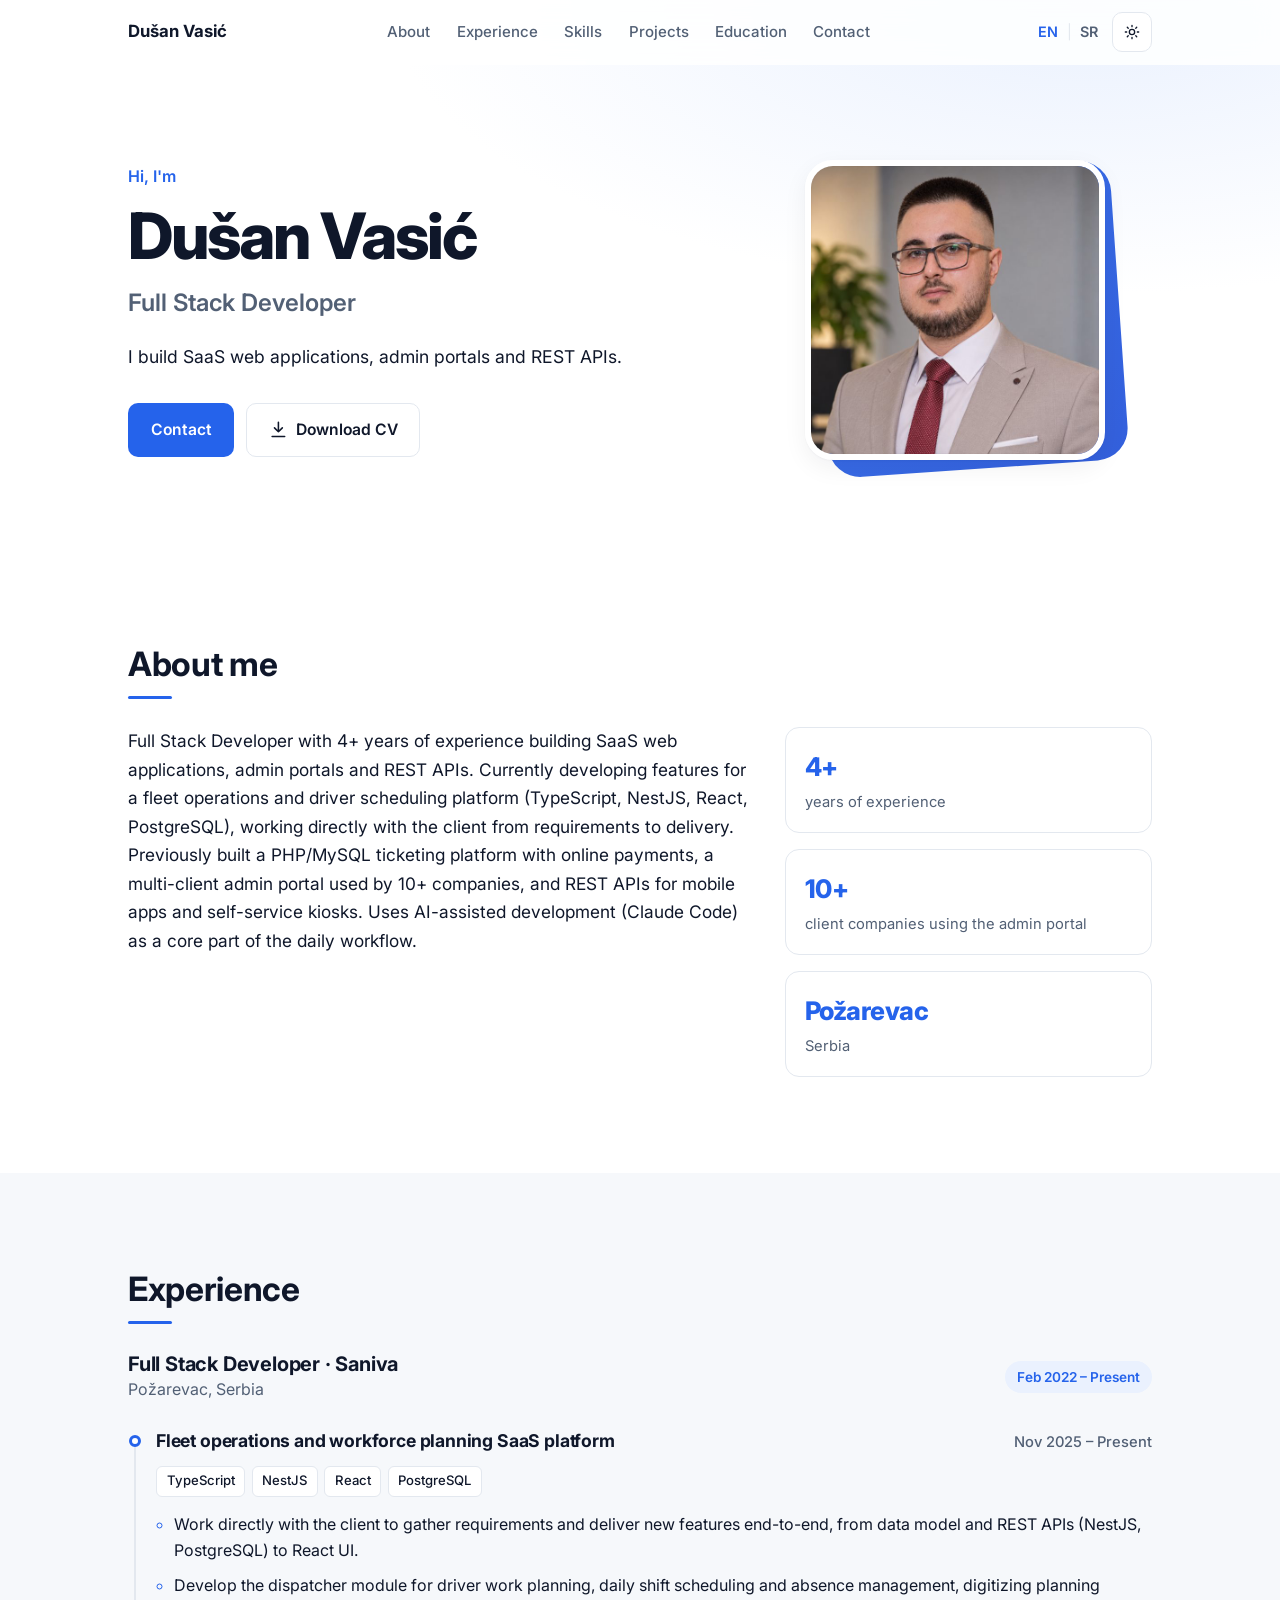
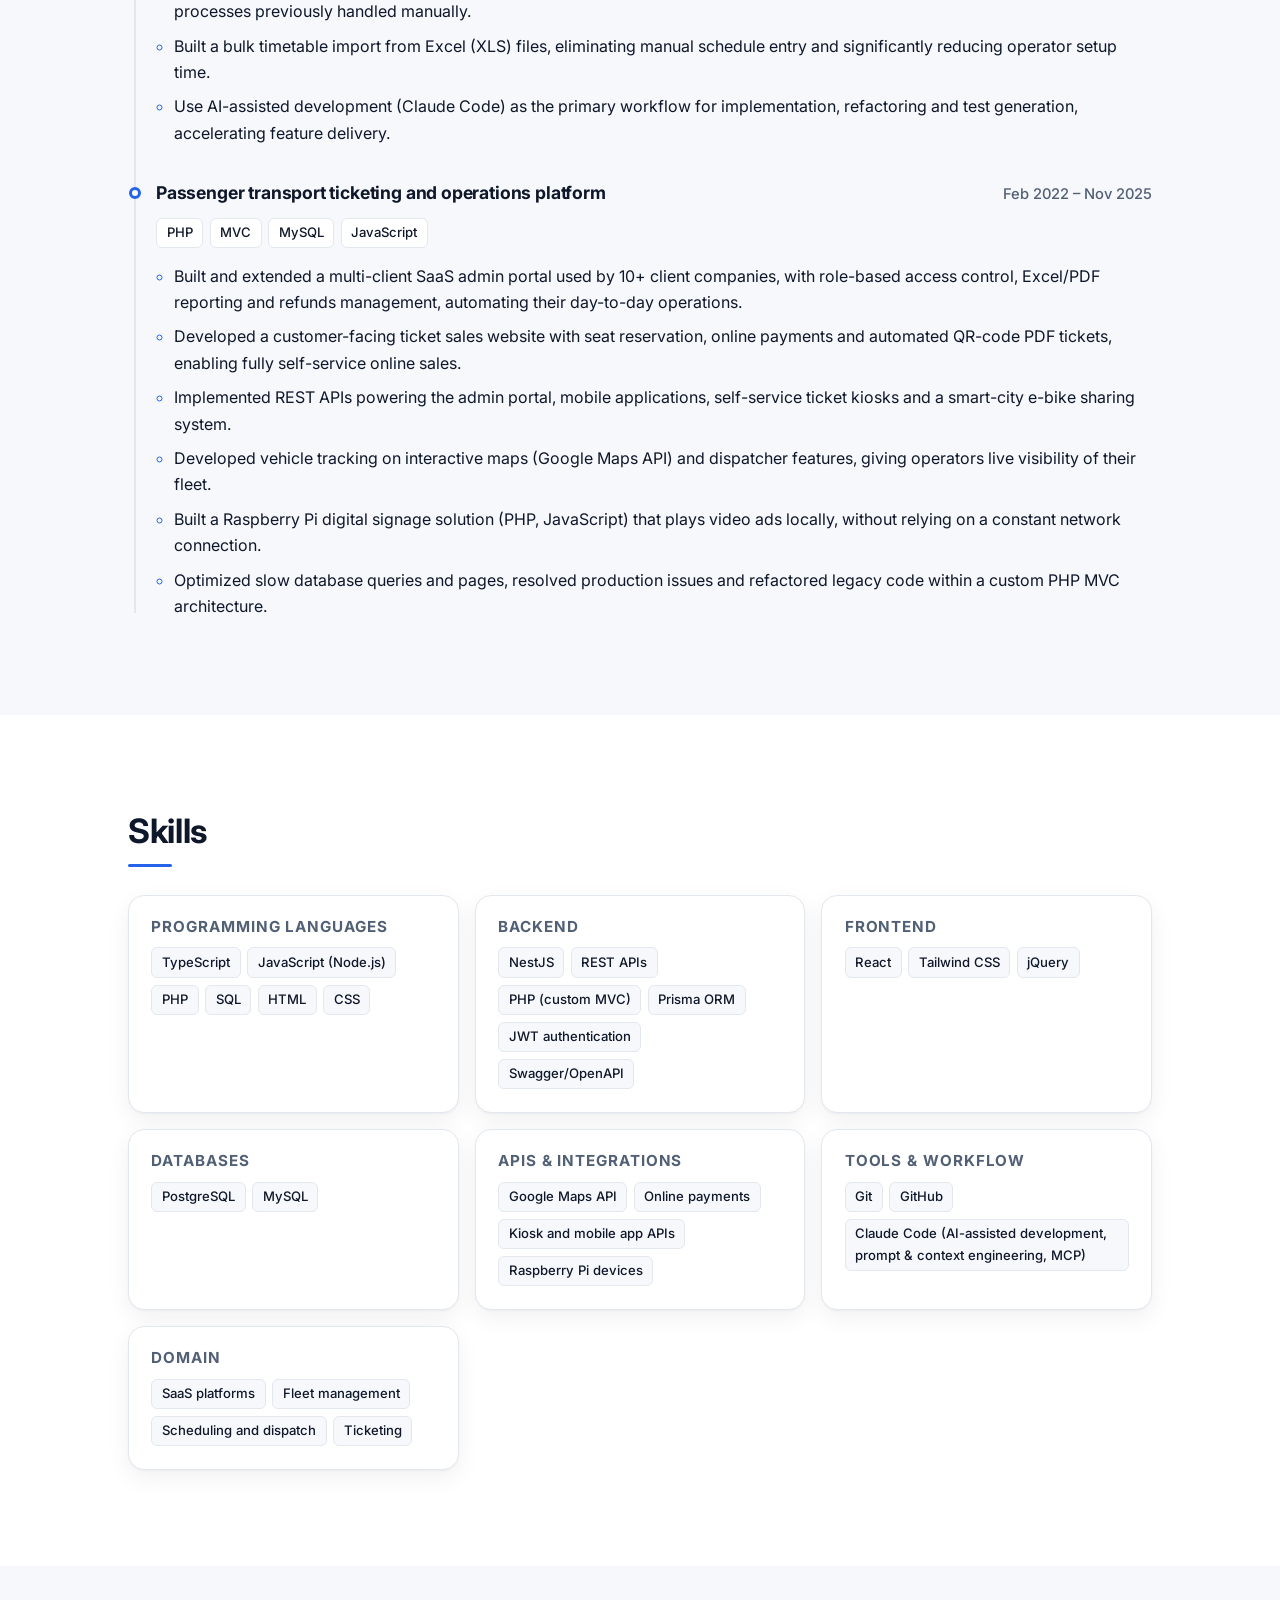
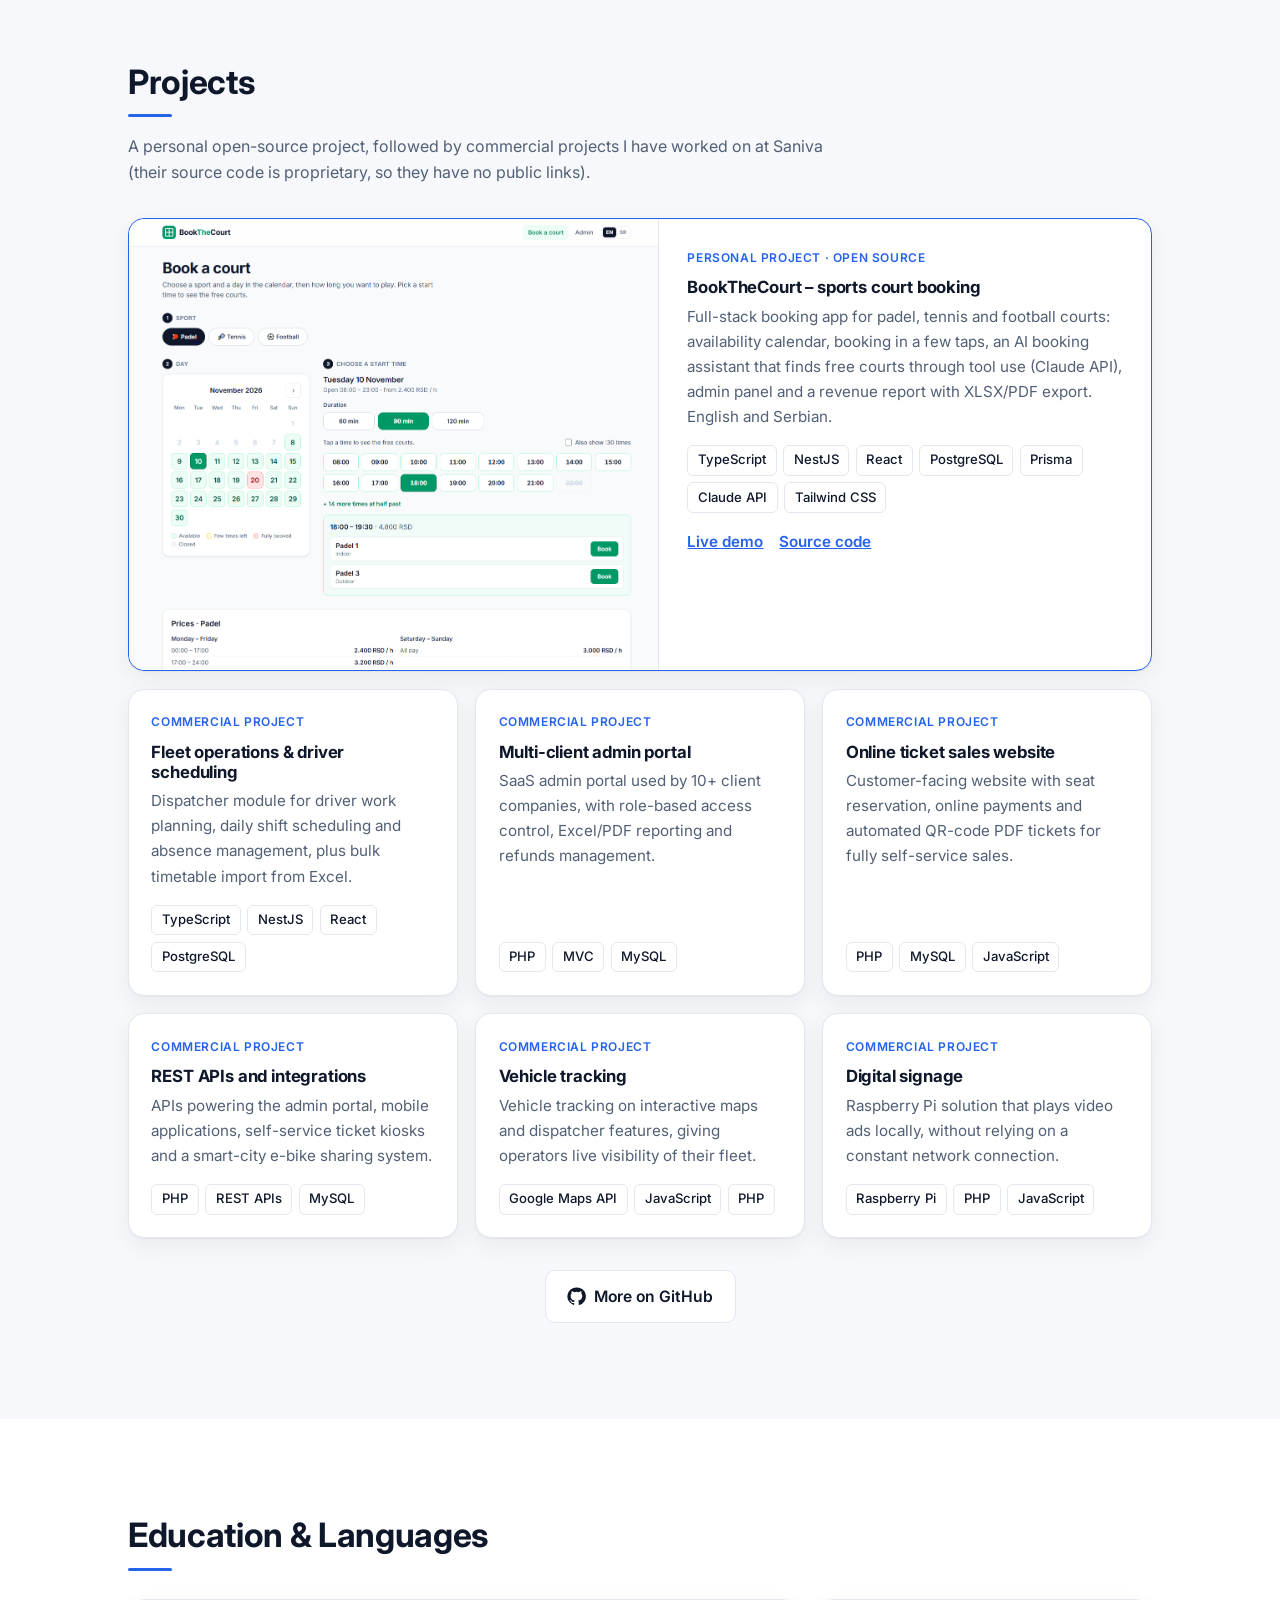
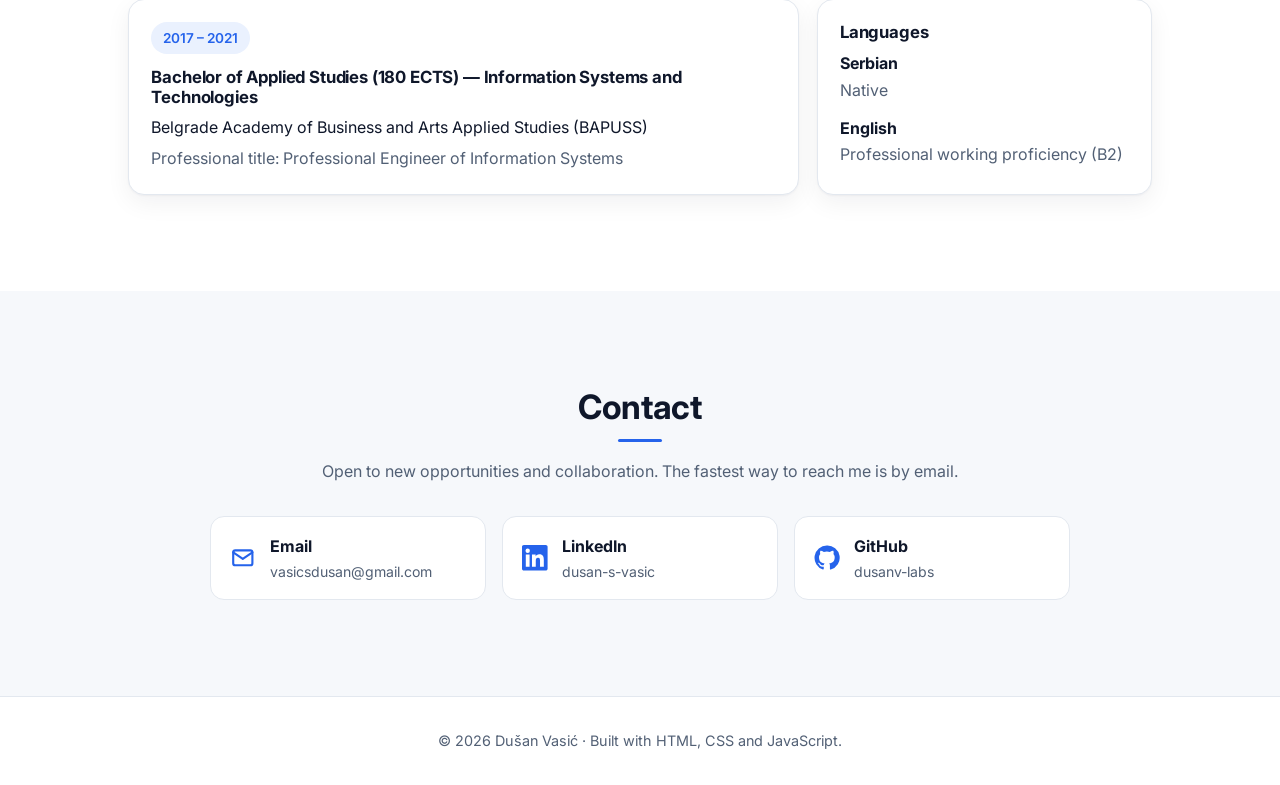
<file: index.html>
<!doctype html>
<html lang="en">
<head>
  <meta charset="utf-8">
  <meta name="viewport" content="width=device-width, initial-scale=1">
  <title>Dušan Vasić – Full Stack Developer</title>
  <meta name="description" content="Full Stack Developer with 4+ years of experience building SaaS web applications, admin portals and REST APIs. TypeScript, NestJS, React, PHP.">
  <meta name="author" content="Dušan Vasić">
  <link rel="canonical" href="https://dusanv-labs.github.io/">

  <meta property="og:type" content="website">
  <meta property="og:url" content="https://dusanv-labs.github.io/">
  <meta property="og:title" content="Dušan Vasić – Full Stack Developer">
  <meta property="og:description" content="Full Stack Developer with 4+ years of experience building SaaS web applications, admin portals and REST APIs. TypeScript, NestJS, React, PHP.">
  <meta property="og:locale" content="en_US">
  <meta property="og:locale:alternate" content="sr_RS">
  <meta property="og:image" content="https://dusanv-labs.github.io/images/profile-og.jpg">
  <meta property="og:image:width" content="600">
  <meta property="og:image:height" content="600">
  <meta property="og:image:alt" content="Dušan Vasić, Full Stack Developer">
  <meta name="twitter:card" content="summary">

  <link rel="icon" href="favicon.svg" type="image/svg+xml">
  <meta name="theme-color" content="#ffffff" media="(prefers-color-scheme: light)">
  <meta name="theme-color" content="#0b1120" media="(prefers-color-scheme: dark)">

  <link rel="preconnect" href="https://fonts.googleapis.com">
  <link rel="preconnect" href="https://fonts.gstatic.com" crossorigin>
  <link href="https://fonts.googleapis.com/css2?family=Inter:wght@400;500;600;700;800&subset=latin-ext&display=swap" rel="stylesheet">
  <link rel="stylesheet" href="styles.css">

  <script>
    // Apply the saved theme before first paint to avoid a flash.
    try {
      var savedTheme = localStorage.getItem("theme");
      if (savedTheme === "light" || savedTheme === "dark") {
        document.documentElement.setAttribute("data-theme", savedTheme);
      }
    } catch (e) {}
  </script>
</head>
<body>
  <a class="skip-link" href="#main" data-i18n="a11y.skip">Skip to content</a>

  <header class="site-header" id="site-header">
    <nav class="nav container" aria-label="Main" data-i18n-attr="aria-label:a11y.nav">
      <a class="brand" href="#hero" data-i18n-attr="aria-label:a11y.home">Dušan Vasić</a>

      <ul class="nav-links" id="nav-links">
        <li><a href="#about" data-i18n="nav.about">About</a></li>
        <li><a href="#experience" data-i18n="nav.experience">Experience</a></li>
        <li><a href="#skills" data-i18n="nav.skills">Skills</a></li>
        <li><a href="#projects" data-i18n="nav.projects">Projects</a></li>
        <li><a href="#education" data-i18n="nav.education">Education</a></li>
        <li><a href="#contact" data-i18n="nav.contact">Contact</a></li>
      </ul>

      <div class="nav-controls">
        <div class="lang-switch" role="group" data-i18n-attr="aria-label:a11y.language">
          <button type="button" class="lang-btn" data-lang="en" aria-pressed="true">EN</button>
          <span aria-hidden="true">|</span>
          <button type="button" class="lang-btn" data-lang="sr" aria-pressed="false">SR</button>
        </div>
        <button type="button" class="icon-btn" id="theme-toggle" data-i18n-attr="aria-label:a11y.theme">
          <svg class="icon-sun" viewBox="0 0 24 24" aria-hidden="true"><circle cx="12" cy="12" r="4"/><path d="M12 2v2M12 20v2M4.93 4.93l1.41 1.41M17.66 17.66l1.41 1.41M2 12h2M20 12h2M4.93 19.07l1.41-1.41M17.66 6.34l1.41-1.41"/></svg>
          <svg class="icon-moon" viewBox="0 0 24 24" aria-hidden="true"><path d="M21 12.79A9 9 0 1 1 11.21 3 7 7 0 0 0 21 12.79z"/></svg>
        </button>
        <button type="button" class="icon-btn menu-toggle" id="menu-toggle" aria-expanded="false" aria-controls="nav-links" data-i18n-attr="aria-label:a11y.menu">
          <span class="bars" aria-hidden="true"><span></span><span></span><span></span></span>
        </button>
      </div>
    </nav>
  </header>

  <main id="main">
    <section class="hero" id="hero">
      <div class="container hero-grid">
        <div class="hero-text">
          <p class="eyebrow" data-i18n="hero.greeting">Hi, I'm</p>
          <h1 data-i18n="hero.name">Dušan Vasić</h1>
          <p class="hero-title" data-i18n="hero.title">Full Stack Developer</p>
          <p class="hero-tagline" data-i18n="hero.tagline"></p>
          <div class="hero-actions">
            <a class="btn btn-primary" href="#contact" data-i18n="hero.contact">Contact</a>
            <a class="btn btn-secondary" id="cv-link" href="cv-en.pdf" download>
              <svg viewBox="0 0 24 24" aria-hidden="true"><path d="M12 3v12m0 0-5-5m5 5 5-5M4 21h16"/></svg>
              <span data-i18n="hero.cv">Download CV</span>
            </a>
          </div>
        </div>
        <div class="hero-visual">
          <div class="photo-frame">
            <img class="hero-photo" src="images/profile.jpg" width="640" height="640" fetchpriority="high"
                 alt="Dušan Vasić, Full Stack Developer" data-i18n-attr="alt:hero.photoAlt">
          </div>
        </div>
      </div>
    </section>

    <section class="section reveal" id="about" aria-labelledby="about-heading">
      <div class="container">
        <h2 id="about-heading" data-i18n="about.heading">About me</h2>
        <div class="about-grid">
          <p class="lead" data-i18n="about.text"></p>
          <ul class="facts" id="about-facts"></ul>
        </div>
      </div>
    </section>

    <section class="section reveal" id="experience" aria-labelledby="experience-heading">
      <div class="container">
        <h2 id="experience-heading" data-i18n="experience.heading">Experience</h2>
        <div class="job-head">
          <div>
            <h3 class="job-role"><span data-i18n="experience.role"></span> · <span data-i18n="experience.company"></span></h3>
            <p class="muted" data-i18n="experience.location"></p>
          </div>
          <p class="pill" data-i18n="experience.period"></p>
        </div>
        <ol class="timeline" id="timeline"></ol>
      </div>
    </section>

    <section class="section reveal" id="skills" aria-labelledby="skills-heading">
      <div class="container">
        <h2 id="skills-heading" data-i18n="skills.heading">Skills</h2>
        <div class="skills-grid" id="skills-grid"></div>
      </div>
    </section>

    <section class="section reveal" id="projects" aria-labelledby="projects-heading">
      <div class="container">
        <h2 id="projects-heading" data-i18n="projects.heading">Projects</h2>
        <p class="section-intro" data-i18n="projects.intro"></p>
        <div class="cards" id="projects-grid"></div>
        <p class="center">
          <a class="btn btn-secondary" href="https://github.com/dusanv-labs" target="_blank" rel="noopener">
            <svg viewBox="0 0 24 24" aria-hidden="true" class="fill"><path d="M12 .5a11.5 11.5 0 0 0-3.64 22.41c.58.1.79-.25.79-.56v-2c-3.2.7-3.87-1.37-3.87-1.37-.53-1.33-1.28-1.69-1.28-1.69-1.05-.71.08-.7.08-.7 1.16.08 1.77 1.19 1.77 1.19 1.03 1.77 2.7 1.26 3.36.96.1-.75.4-1.26.73-1.55-2.55-.29-5.24-1.28-5.24-5.69 0-1.26.45-2.29 1.19-3.09-.12-.29-.52-1.46.11-3.05 0 0 .97-.31 3.17 1.18a11 11 0 0 1 5.77 0c2.2-1.49 3.17-1.18 3.17-1.18.63 1.59.23 2.76.11 3.05.74.8 1.19 1.83 1.19 3.09 0 4.42-2.69 5.39-5.26 5.68.41.36.78 1.06.78 2.14v3.17c0 .31.21.67.8.56A11.5 11.5 0 0 0 12 .5z"/></svg>
            <span data-i18n="projects.githubCta">More on GitHub</span>
          </a>
        </p>
      </div>
    </section>

    <section class="section reveal" id="education" aria-labelledby="education-heading">
      <div class="container">
        <h2 id="education-heading" data-i18n="education.heading">Education &amp; Languages</h2>
        <div class="edu-grid">
          <article class="card">
            <p class="pill" data-i18n="education.period"></p>
            <h3 data-i18n="education.degree"></h3>
            <p data-i18n="education.school"></p>
            <p class="muted" data-i18n="education.titleLine"></p>
          </article>
          <article class="card">
            <h3 data-i18n="education.languagesHeading">Languages</h3>
            <ul class="lang-list" id="languages-list"></ul>
          </article>
        </div>
      </div>
    </section>

    <section class="section reveal" id="contact" aria-labelledby="contact-heading">
      <div class="container contact-box">
        <h2 id="contact-heading" data-i18n="contact.heading">Contact</h2>
        <p class="section-intro" data-i18n="contact.text"></p>
        <ul class="contact-links">
          <li>
            <a href="mailto:vasicsdusan@gmail.com">
              <svg viewBox="0 0 24 24" aria-hidden="true"><rect x="3" y="5" width="18" height="14" rx="2"/><path d="m3 7 9 6 9-6"/></svg>
              <span><strong data-i18n="contact.email">Email</strong><span class="muted">vasicsdusan@gmail.com</span></span>
            </a>
          </li>
          <li>
            <a href="https://www.linkedin.com/in/dusan-s-vasic" target="_blank" rel="noopener">
              <svg viewBox="0 0 24 24" aria-hidden="true" class="fill"><path d="M20.45 20.45h-3.55v-5.57c0-1.33-.03-3.04-1.85-3.04-1.86 0-2.14 1.45-2.14 2.94v5.67H9.36V9h3.41v1.56h.05c.48-.9 1.64-1.85 3.37-1.85 3.6 0 4.27 2.37 4.27 5.46v6.28zM5.34 7.43a2.06 2.06 0 1 1 0-4.12 2.06 2.06 0 0 1 0 4.12zM7.12 20.45H3.56V9h3.56v11.45zM22.22 0H1.77C.79 0 0 .77 0 1.73v20.54C0 23.23.79 24 1.77 24h20.45c.98 0 1.78-.77 1.78-1.73V1.73C24 .77 23.2 0 22.22 0z"/></svg>
              <span><strong data-i18n="contact.linkedin">LinkedIn</strong><span class="muted">dusan-s-vasic</span></span>
            </a>
          </li>
          <li>
            <a href="https://github.com/dusanv-labs" target="_blank" rel="noopener">
              <svg viewBox="0 0 24 24" aria-hidden="true" class="fill"><path d="M12 .5a11.5 11.5 0 0 0-3.64 22.41c.58.1.79-.25.79-.56v-2c-3.2.7-3.87-1.37-3.87-1.37-.53-1.33-1.28-1.69-1.28-1.69-1.05-.71.08-.7.08-.7 1.16.08 1.77 1.19 1.77 1.19 1.03 1.77 2.7 1.26 3.36.96.1-.75.4-1.26.73-1.55-2.55-.29-5.24-1.28-5.24-5.69 0-1.26.45-2.29 1.19-3.09-.12-.29-.52-1.46.11-3.05 0 0 .97-.31 3.17 1.18a11 11 0 0 1 5.77 0c2.2-1.49 3.17-1.18 3.17-1.18.63 1.59.23 2.76.11 3.05.74.8 1.19 1.83 1.19 3.09 0 4.42-2.69 5.39-5.26 5.68.41.36.78 1.06.78 2.14v3.17c0 .31.21.67.8.56A11.5 11.5 0 0 0 12 .5z"/></svg>
              <span><strong data-i18n="contact.github">GitHub</strong><span class="muted">dusanv-labs</span></span>
            </a>
          </li>
        </ul>
      </div>
    </section>
  </main>

  <footer class="site-footer">
    <div class="container">
      <p>© <span id="year"></span> Dušan Vasić · <span data-i18n="footer.built"></span></p>
    </div>
  </footer>

  <noscript><p class="container">This site needs JavaScript to show its content. / Za prikaz sadržaja potreban je JavaScript.</p></noscript>

  <script src="translations.js"></script>
  <script src="main.js"></script>
</body>
</html>
</file>
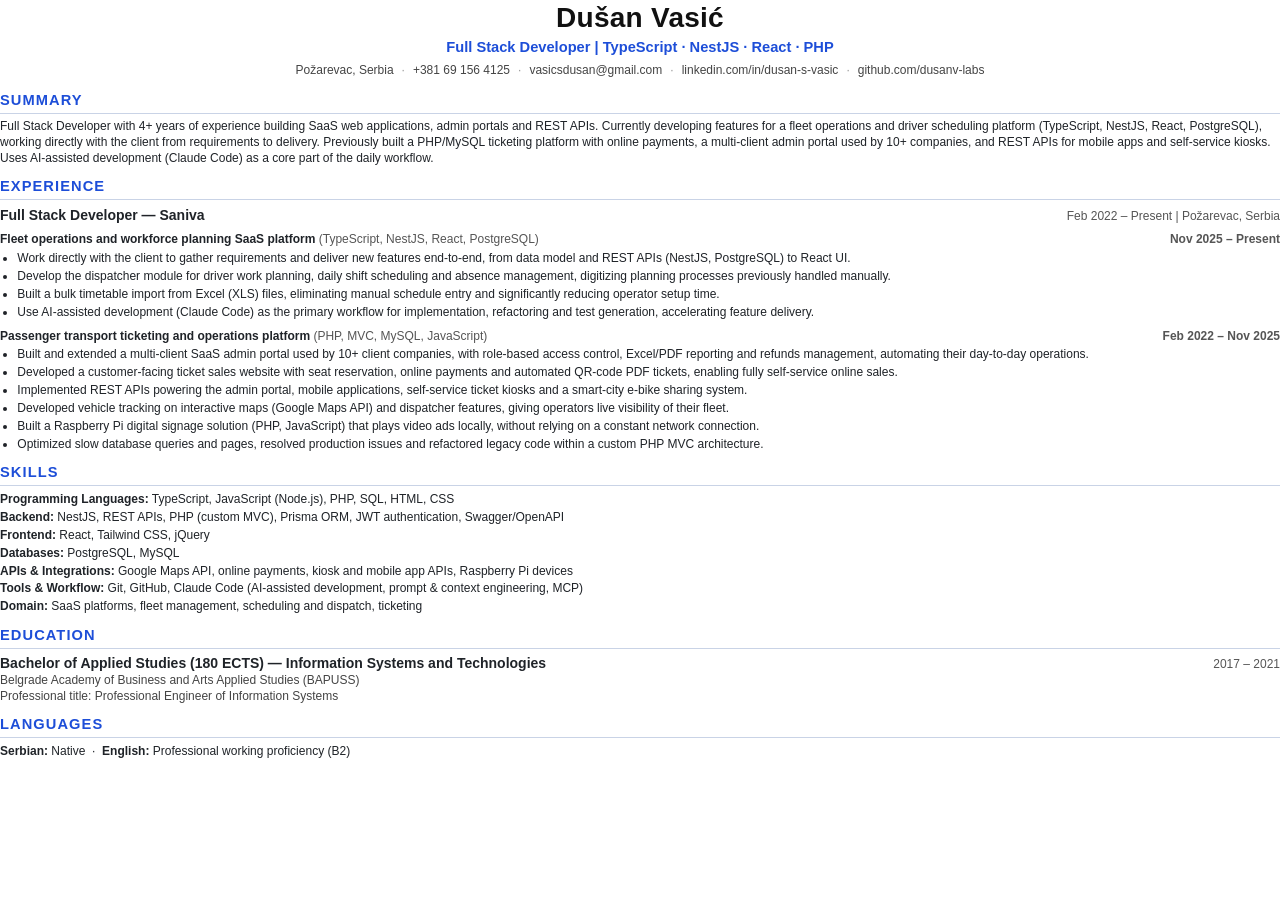
<file: cv-source/cv-en.html>
<!doctype html>
<html lang="en">
<head>
<meta charset="utf-8">
<title>Dušan Vasić – Full Stack Developer – CV</title>
<link rel="stylesheet" href="cv.css">
</head>
<body>
<header>
  <h1>Dušan Vasić</h1>
  <div class="title">Full Stack Developer | TypeScript · NestJS · React · PHP</div>
  <div class="contact">
    <span>Požarevac, Serbia</span><span>+381 69 156 4125</span><span><a href="mailto:vasicsdusan@gmail.com">vasicsdusan@gmail.com</a></span><span><a href="https://www.linkedin.com/in/dusan-s-vasic">linkedin.com/in/dusan-s-vasic</a></span><span><a href="https://github.com/dusanv-labs">github.com/dusanv-labs</a></span>
  </div>
</header>

<section>
  <h2>Summary</h2>
  <p>Full Stack Developer with 4+ years of experience building SaaS web applications, admin portals and REST APIs. Currently developing features for a fleet operations and driver scheduling platform (TypeScript, NestJS, React, PostgreSQL), working directly with the client from requirements to delivery. Previously built a PHP/MySQL ticketing platform with online payments, a multi-client admin portal used by 10+ companies, and REST APIs for mobile apps and self-service kiosks. Uses AI-assisted development (Claude Code) as a core part of the daily workflow.</p>
</section>

<section>
  <h2>Experience</h2>
  <div class="row"><div class="job">Full Stack Developer — Saniva</div><div class="meta">Feb 2022 – Present | Požarevac, Serbia</div></div>

  <div class="row project"><div>Fleet operations and workforce planning SaaS platform <span class="tech">(TypeScript, NestJS, React, PostgreSQL)</span></div><div class="meta">Nov 2025 – Present</div></div>
  <ul>
    <li>Work directly with the client to gather requirements and deliver new features end-to-end, from data model and REST APIs (NestJS, PostgreSQL) to React UI.</li>
    <li>Develop the dispatcher module for driver work planning, daily shift scheduling and absence management, digitizing planning processes previously handled manually.</li>
    <li>Built a bulk timetable import from Excel (XLS) files, eliminating manual schedule entry and significantly reducing operator setup time.</li>
    <li>Use AI-assisted development (Claude Code) as the primary workflow for implementation, refactoring and test generation, accelerating feature delivery.</li>
  </ul>

  <div class="row project"><div>Passenger transport ticketing and operations platform <span class="tech">(PHP, MVC, MySQL, JavaScript)</span></div><div class="meta">Feb 2022 – Nov 2025</div></div>
  <ul>
    <li>Built and extended a multi-client SaaS admin portal used by 10+ client companies, with role-based access control, Excel/PDF reporting and refunds management, automating their day-to-day operations.</li>
    <li>Developed a customer-facing ticket sales website with seat reservation, online payments and automated QR-code PDF tickets, enabling fully self-service online sales.</li>
    <li>Implemented REST APIs powering the admin portal, mobile applications, self-service ticket kiosks and a smart-city e-bike sharing system.</li>
    <li>Developed vehicle tracking on interactive maps (Google Maps API) and dispatcher features, giving operators live visibility of their fleet.</li>
    <li>Built a Raspberry Pi digital signage solution (PHP, JavaScript) that plays video ads locally, without relying on a constant network connection.</li>
    <li>Optimized slow database queries and pages, resolved production issues and refactored legacy code within a custom PHP MVC architecture.</li>
  </ul>
</section>

<section>
  <h2>Skills</h2>
  <ul class="skills">
    <li><b>Programming Languages:</b> TypeScript, JavaScript (Node.js), PHP, SQL, HTML, CSS</li>
    <li><b>Backend:</b> NestJS, REST APIs, PHP (custom MVC), Prisma ORM, JWT authentication, Swagger/OpenAPI</li>
    <li><b>Frontend:</b> React, Tailwind CSS, jQuery</li>
    <li><b>Databases:</b> PostgreSQL, MySQL</li>
    <li><b>APIs &amp; Integrations:</b> Google Maps API, online payments, kiosk and mobile app APIs, Raspberry Pi devices</li>
    <li><b>Tools &amp; Workflow:</b> Git, GitHub, Claude Code (AI-assisted development, prompt &amp; context engineering, MCP)</li>
    <li><b>Domain:</b> SaaS platforms, fleet management, scheduling and dispatch, ticketing</li>
  </ul>
</section>

<section>
  <h2>Education</h2>
  <div class="row"><div class="job">Bachelor of Applied Studies (180 ECTS) — Information Systems and Technologies</div><div class="meta">2017 – 2021</div></div>
  <div class="edu-sub">Belgrade Academy of Business and Arts Applied Studies (BAPUSS)</div>
  <div class="edu-sub">Professional title: Professional Engineer of Information Systems</div>
</section>

<section class="langs">
  <h2>Languages</h2>
  <p><b>Serbian:</b> Native &nbsp;·&nbsp; <b>English:</b> Professional working proficiency (B2)</p>
</section>
</body>
</html>
</file>
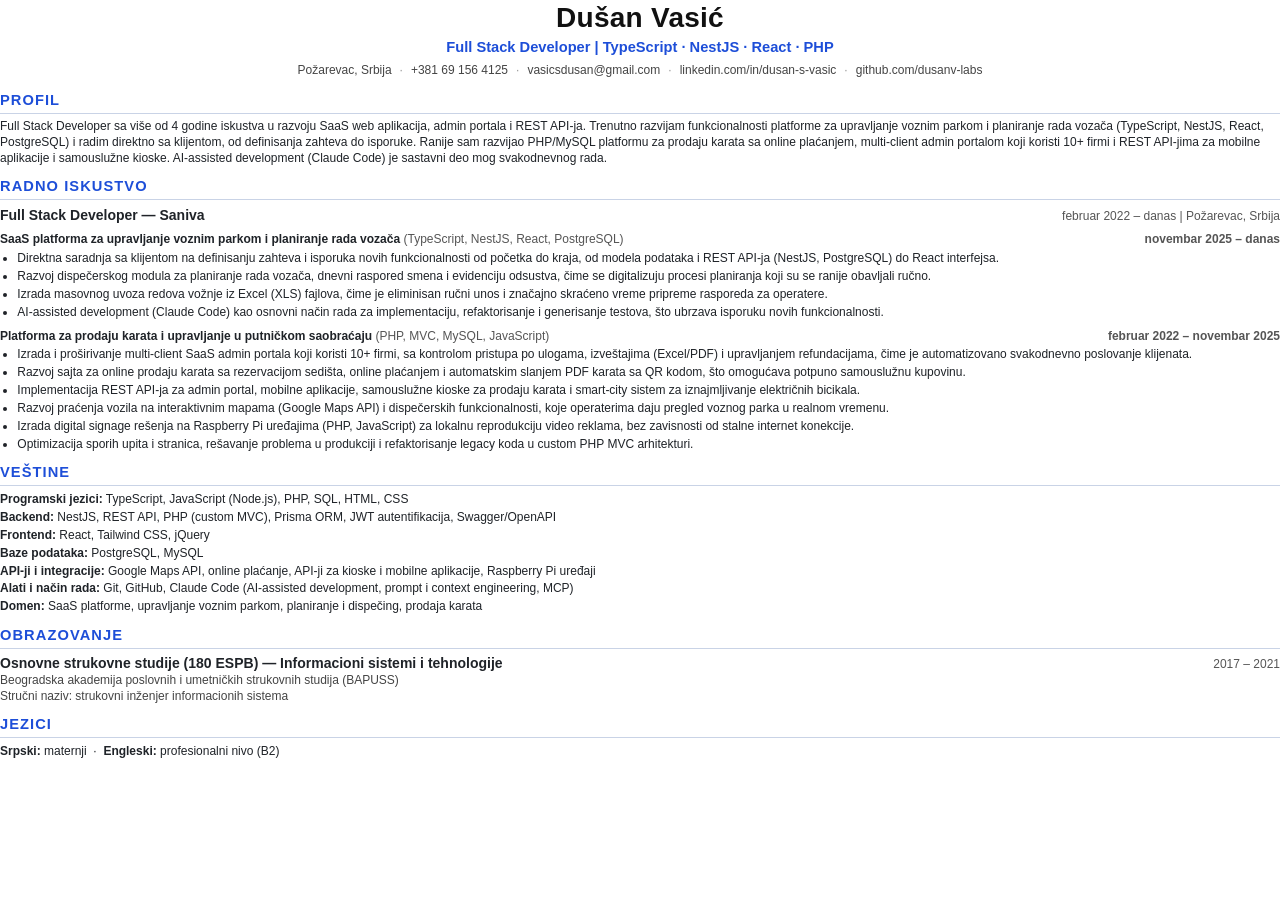
<file: cv-source/cv-sr.html>
<!doctype html>
<html lang="sr-Latn">
<head>
<meta charset="utf-8">
<title>Dušan Vasić – Full Stack Developer – CV</title>
<link rel="stylesheet" href="cv.css">
</head>
<body>
<header>
  <h1>Dušan Vasić</h1>
  <div class="title">Full Stack Developer | TypeScript · NestJS · React · PHP</div>
  <div class="contact">
    <span>Požarevac, Srbija</span><span>+381 69 156 4125</span><span><a href="mailto:vasicsdusan@gmail.com">vasicsdusan@gmail.com</a></span><span><a href="https://www.linkedin.com/in/dusan-s-vasic">linkedin.com/in/dusan-s-vasic</a></span><span><a href="https://github.com/dusanv-labs">github.com/dusanv-labs</a></span>
  </div>
</header>

<section>
  <h2>Profil</h2>
  <p>Full Stack Developer sa više od 4 godine iskustva u razvoju SaaS web aplikacija, admin portala i REST API-ja. Trenutno razvijam funkcionalnosti platforme za upravljanje voznim parkom i planiranje rada vozača (TypeScript, NestJS, React, PostgreSQL) i radim direktno sa klijentom, od definisanja zahteva do isporuke. Ranije sam razvijao PHP/MySQL platformu za prodaju karata sa online plaćanjem, multi-client admin portalom koji koristi 10+ firmi i REST API-jima za mobilne aplikacije i samouslužne kioske. AI-assisted development (Claude Code) je sastavni deo mog svakodnevnog rada.</p>
</section>

<section>
  <h2>Radno iskustvo</h2>
  <div class="row"><div class="job">Full Stack Developer — Saniva</div><div class="meta">februar 2022 – danas | Požarevac, Srbija</div></div>

  <div class="row project"><div>SaaS platforma za upravljanje voznim parkom i planiranje rada vozača <span class="tech">(TypeScript, NestJS, React, PostgreSQL)</span></div><div class="meta">novembar 2025 – danas</div></div>
  <ul>
    <li>Direktna saradnja sa klijentom na definisanju zahteva i isporuka novih funkcionalnosti od početka do kraja, od modela podataka i REST API-ja (NestJS, PostgreSQL) do React interfejsa.</li>
    <li>Razvoj dispečerskog modula za planiranje rada vozača, dnevni raspored smena i evidenciju odsustva, čime se digitalizuju procesi planiranja koji su se ranije obavljali ručno.</li>
    <li>Izrada masovnog uvoza redova vožnje iz Excel (XLS) fajlova, čime je eliminisan ručni unos i značajno skraćeno vreme pripreme rasporeda za operatere.</li>
    <li>AI-assisted development (Claude Code) kao osnovni način rada za implementaciju, refaktorisanje i generisanje testova, što ubrzava isporuku novih funkcionalnosti.</li>
  </ul>

  <div class="row project"><div>Platforma za prodaju karata i upravljanje u putničkom saobraćaju <span class="tech">(PHP, MVC, MySQL, JavaScript)</span></div><div class="meta">februar 2022 – novembar 2025</div></div>
  <ul>
    <li>Izrada i proširivanje multi-client SaaS admin portala koji koristi 10+ firmi, sa kontrolom pristupa po ulogama, izveštajima (Excel/PDF) i upravljanjem refundacijama, čime je automatizovano svakodnevno poslovanje klijenata.</li>
    <li>Razvoj sajta za online prodaju karata sa rezervacijom sedišta, online plaćanjem i automatskim slanjem PDF karata sa QR kodom, što omogućava potpuno samouslužnu kupovinu.</li>
    <li>Implementacija REST API-ja za admin portal, mobilne aplikacije, samouslužne kioske za prodaju karata i smart-city sistem za iznajmljivanje električnih bicikala.</li>
    <li>Razvoj praćenja vozila na interaktivnim mapama (Google Maps API) i dispečerskih funkcionalnosti, koje operaterima daju pregled voznog parka u realnom vremenu.</li>
    <li>Izrada digital signage rešenja na Raspberry Pi uređajima (PHP, JavaScript) za lokalnu reprodukciju video reklama, bez zavisnosti od stalne internet konekcije.</li>
    <li>Optimizacija sporih upita i stranica, rešavanje problema u produkciji i refaktorisanje legacy koda u custom PHP MVC arhitekturi.</li>
  </ul>
</section>

<section>
  <h2>Veštine</h2>
  <ul class="skills">
    <li><b>Programski jezici:</b> TypeScript, JavaScript (Node.js), PHP, SQL, HTML, CSS</li>
    <li><b>Backend:</b> NestJS, REST API, PHP (custom MVC), Prisma ORM, JWT autentifikacija, Swagger/OpenAPI</li>
    <li><b>Frontend:</b> React, Tailwind CSS, jQuery</li>
    <li><b>Baze podataka:</b> PostgreSQL, MySQL</li>
    <li><b>API-ji i integracije:</b> Google Maps API, online plaćanje, API-ji za kioske i mobilne aplikacije, Raspberry Pi uređaji</li>
    <li><b>Alati i način rada:</b> Git, GitHub, Claude Code (AI-assisted development, prompt i context engineering, MCP)</li>
    <li><b>Domen:</b> SaaS platforme, upravljanje voznim parkom, planiranje i dispečing, prodaja karata</li>
  </ul>
</section>

<section>
  <h2>Obrazovanje</h2>
  <div class="row"><div class="job">Osnovne strukovne studije (180 ESPB) — Informacioni sistemi i tehnologije</div><div class="meta">2017 – 2021</div></div>
  <div class="edu-sub">Beogradska akademija poslovnih i umetničkih strukovnih studija (BAPUSS)</div>
  <div class="edu-sub">Stručni naziv: strukovni inženjer informacionih sistema</div>
</section>

<section class="langs">
  <h2>Jezici</h2>
  <p><b>Srpski:</b> maternji &nbsp;·&nbsp; <b>Engleski:</b> profesionalni nivo (B2)</p>
</section>
</body>
</html>
</file>
<file: styles.css>
/* ---------- Theme tokens ---------- */
:root {
  --bg: #ffffff;
  --bg-soft: #f6f8fb;
  --surface: #ffffff;
  --text: #0f172a;
  --text-muted: #526075;
  --border: #e3e8ef;
  --accent: #2563eb;
  --accent-hover: #1d4ed8;
  --accent-soft: #eaf1fe;
  --on-accent: #ffffff;
  --shadow: 0 1px 2px rgba(15, 23, 42, .04), 0 8px 24px rgba(15, 23, 42, .06);
  --header-bg: rgba(255, 255, 255, .85);
  color-scheme: light;
}

@media (prefers-color-scheme: dark) {
  :root:not([data-theme="light"]) {
    --bg: #0b1120;
    --bg-soft: #0f172a;
    --surface: #131c2f;
    --text: #e6ebf3;
    --text-muted: #9aa8bd;
    --border: #23304a;
    --accent: #60a5fa;
    --accent-hover: #93c5fd;
    --accent-soft: rgba(96, 165, 250, .12);
    --on-accent: #0b1120;
    --shadow: 0 1px 2px rgba(0, 0, 0, .3), 0 8px 24px rgba(0, 0, 0, .25);
    --header-bg: rgba(11, 17, 32, .85);
    color-scheme: dark;
  }
}

:root[data-theme="dark"] {
  --bg: #0b1120;
  --bg-soft: #0f172a;
  --surface: #131c2f;
  --text: #e6ebf3;
  --text-muted: #9aa8bd;
  --border: #23304a;
  --accent: #60a5fa;
  --accent-hover: #93c5fd;
  --accent-soft: rgba(96, 165, 250, .12);
  --on-accent: #0b1120;
  --shadow: 0 1px 2px rgba(0, 0, 0, .3), 0 8px 24px rgba(0, 0, 0, .25);
  --header-bg: rgba(11, 17, 32, .85);
  color-scheme: dark;
}

/* ---------- Base ---------- */
*, *::before, *::after { box-sizing: border-box; }
html { scroll-behavior: smooth; scroll-padding-top: 80px; -webkit-text-size-adjust: 100%; }
body {
  margin: 0;
  font-family: "Inter", system-ui, -apple-system, "Segoe UI", Roboto, Arial, sans-serif;
  font-size: 1rem;
  line-height: 1.65;
  color: var(--text);
  background: var(--bg);
  transition: background-color .25s ease, color .25s ease;
  overflow-x: hidden;
}
h1, h2, h3, h4 { line-height: 1.2; margin: 0; letter-spacing: -.01em; }
p { margin: 0; }
a { color: var(--accent); }
a:hover { color: var(--accent-hover); }
ul, ol { margin: 0; padding: 0; }
svg { width: 1.2em; height: 1.2em; flex-shrink: 0; fill: none; stroke: currentColor; stroke-width: 2; stroke-linecap: round; stroke-linejoin: round; }
svg.fill { fill: currentColor; stroke: none; }
:focus-visible { outline: 2px solid var(--accent); outline-offset: 3px; border-radius: 6px; }

.container { width: 100%; max-width: 1080px; margin: 0 auto; padding: 0 16px; }
@media (min-width: 640px) { .container { padding: 0 28px; } }

.muted { color: var(--text-muted); }
.center { text-align: center; margin-top: 2rem; }

.skip-link {
  position: absolute; left: 16px; top: -60px; z-index: 100;
  background: var(--accent); color: var(--on-accent); padding: .6rem 1rem; border-radius: 8px;
  text-decoration: none; font-weight: 600;
}
.skip-link:focus { top: 12px; color: var(--on-accent); }

/* ---------- Header / nav ---------- */
.site-header {
  position: fixed; inset: 0 0 auto 0; z-index: 50;
  background: var(--header-bg);
  backdrop-filter: saturate(180%) blur(12px);
  -webkit-backdrop-filter: saturate(180%) blur(12px);
  border-bottom: 1px solid transparent;
  transition: border-color .2s ease, box-shadow .2s ease;
}
.site-header.scrolled { border-bottom-color: var(--border); }
.nav { display: flex; align-items: center; justify-content: space-between; height: 64px; gap: 1rem; }
.brand { font-weight: 700; font-size: 1.05rem; color: var(--text); text-decoration: none; white-space: nowrap; }
.brand:hover { color: var(--accent); }

.nav-links { display: flex; list-style: none; gap: .25rem; }
.nav-links a {
  display: block; padding: .45rem .7rem; border-radius: 8px;
  color: var(--text-muted); text-decoration: none; font-weight: 500; font-size: .94rem;
}
.nav-links a:hover { color: var(--text); background: var(--bg-soft); }

.nav-controls { display: flex; align-items: center; gap: .4rem; }
.lang-switch { display: flex; align-items: center; gap: .1rem; color: var(--border); font-size: .9rem; }
.lang-btn {
  border: 0; background: none; cursor: pointer; font: inherit; font-weight: 600;
  color: var(--text-muted); padding: .35rem .45rem; border-radius: 6px;
}
.lang-btn:hover { color: var(--text); }
.lang-btn[aria-pressed="true"] { color: var(--accent); }

.icon-btn {
  display: inline-grid; place-items: center; width: 40px; height: 40px;
  border: 1px solid var(--border); border-radius: 10px; background: var(--surface);
  color: var(--text); cursor: pointer;
}
.icon-btn:hover { border-color: var(--accent); color: var(--accent); }
.icon-moon { display: none; }
:root[data-theme="dark"] .icon-sun { display: none; }
:root[data-theme="dark"] .icon-moon { display: block; }
@media (prefers-color-scheme: dark) {
  :root:not([data-theme="light"]) .icon-sun { display: none; }
  :root:not([data-theme="light"]) .icon-moon { display: block; }
}

.menu-toggle { display: none; }
.bars { display: grid; gap: 4px; width: 18px; }
.bars span { display: block; height: 2px; background: currentColor; border-radius: 2px; transition: transform .2s ease, opacity .2s ease; }
.menu-toggle[aria-expanded="true"] .bars span:nth-child(1) { transform: translateY(6px) rotate(45deg); }
.menu-toggle[aria-expanded="true"] .bars span:nth-child(2) { opacity: 0; }
.menu-toggle[aria-expanded="true"] .bars span:nth-child(3) { transform: translateY(-6px) rotate(-45deg); }

@media (max-width: 860px) {
  .menu-toggle { display: inline-grid; }
  .nav-links {
    position: fixed; top: 64px; left: 0; right: 0;
    flex-direction: column; gap: 0; padding: .5rem 16px 1.25rem;
    background: var(--bg); border-bottom: 1px solid var(--border); box-shadow: var(--shadow);
    transform: translateY(-8px); opacity: 0; visibility: hidden;
    transition: opacity .2s ease, transform .2s ease, visibility .2s;
  }
  .nav-links.open { transform: none; opacity: 1; visibility: visible; }
  .nav-links a { padding: .85rem .5rem; font-size: 1.05rem; border-bottom: 1px solid var(--border); border-radius: 0; }
  .nav-links li:last-child a { border-bottom: 0; }
  body.menu-open { overflow: hidden; }
}

/* ---------- Buttons ---------- */
.btn {
  display: inline-flex; align-items: center; justify-content: center; gap: .5rem;
  padding: .8rem 1.35rem; border-radius: 10px; font-weight: 600; font-size: .98rem;
  text-decoration: none; border: 1px solid transparent; transition: transform .15s ease, background-color .15s ease, border-color .15s ease, color .15s ease;
}
.btn:hover { transform: translateY(-1px); }
.btn-primary { background: var(--accent); color: var(--on-accent); }
.btn-primary:hover { background: var(--accent-hover); color: var(--on-accent); }
.btn-secondary { background: var(--surface); color: var(--text); border-color: var(--border); }
.btn-secondary:hover { border-color: var(--accent); color: var(--accent); }

/* ---------- Hero ---------- */
.hero { padding: 132px 0 72px; background: radial-gradient(1000px 420px at 85% 0%, var(--accent-soft), transparent 70%); }
.hero-grid { display: grid; grid-template-columns: 1fr; gap: 2.5rem; align-items: center; }
.eyebrow { color: var(--accent); font-weight: 600; margin-bottom: .5rem; }
.hero h1 { font-size: clamp(2.4rem, 7vw, 4rem); font-weight: 800; letter-spacing: -.03em; }
.hero-title { font-size: clamp(1.15rem, 3vw, 1.5rem); font-weight: 600; color: var(--text-muted); margin-top: .5rem; }
.hero-tagline { font-size: 1.1rem; max-width: 36rem; margin-top: 1.25rem; }
.hero-actions { display: flex; flex-wrap: wrap; gap: .75rem; margin-top: 2rem; }
/* Photo: small and round above the text on phones, large with an accent frame on desktop. */
.hero-visual { order: -1; }
.photo-frame { position: relative; width: 132px; height: 132px; }
.hero-photo {
  position: relative; z-index: 1; display: block; width: 100%; height: 100%;
  object-fit: cover; border-radius: 50%; border: 4px solid var(--surface); box-shadow: var(--shadow);
}
@media (min-width: 860px) {
  .hero { padding: 160px 0 88px; }
  .hero-grid { grid-template-columns: 1.5fr 1fr; }
  .hero-visual { order: 0; display: grid; place-items: center; }
  .photo-frame { width: 300px; height: 300px; }
  .photo-frame::before {
    content: ""; position: absolute; inset: 0; border-radius: 32px; transform: rotate(-4deg) translate(14px, 10px);
    background: linear-gradient(135deg, var(--accent), var(--accent-hover)); opacity: .9;
  }
  .hero-photo { border-radius: 28px; border-width: 6px; }
}

/* ---------- Sections ---------- */
.section { padding: 72px 0; }
.section:nth-of-type(odd) { background: var(--bg-soft); }
.section h2 { font-size: clamp(1.6rem, 4vw, 2.1rem); font-weight: 700; margin-bottom: 1.75rem; }
.section h2::after { content: ""; display: block; width: 44px; height: 3px; border-radius: 3px; background: var(--accent); margin-top: .75rem; }
.section-intro { color: var(--text-muted); max-width: 44rem; margin: -.75rem 0 2rem; }
@media (min-width: 860px) { .section { padding: 96px 0; } }

/* About */
.about-grid { display: grid; gap: 2rem; }
.lead { font-size: 1.08rem; max-width: 46rem; }
.facts { list-style: none; display: grid; grid-template-columns: repeat(auto-fit, minmax(150px, 1fr)); gap: 1rem; }
.fact { background: var(--surface); border: 1px solid var(--border); border-radius: 14px; padding: 1.1rem 1.2rem; }
.fact-value { display: block; font-size: 1.6rem; font-weight: 800; color: var(--accent); letter-spacing: -.02em; }
.fact-label { color: var(--text-muted); font-size: .92rem; }
@media (min-width: 860px) { .about-grid { grid-template-columns: 1.7fr 1fr; align-items: start; } .facts { grid-template-columns: 1fr; } }

/* Experience */
.job-head { display: flex; flex-wrap: wrap; justify-content: space-between; align-items: center; gap: .75rem; margin-bottom: 1.75rem; }
.job-role { font-size: 1.25rem; }
.pill {
  display: inline-block; font-size: .85rem; font-weight: 600; color: var(--accent);
  background: var(--accent-soft); padding: .3rem .75rem; border-radius: 999px;
}
.timeline { list-style: none; position: relative; padding-left: 1.75rem; }
.timeline::before { content: ""; position: absolute; left: 6px; top: 6px; bottom: 6px; width: 2px; background: var(--border); }
.timeline-item { position: relative; padding-bottom: 2.25rem; }
.timeline-item:last-child { padding-bottom: 0; }
.timeline-item::before {
  content: ""; position: absolute; left: calc(-1.75rem + 1px); top: 5px; width: 12px; height: 12px;
  border-radius: 50%; background: var(--bg); border: 3px solid var(--accent);
}
.timeline-head { display: flex; flex-wrap: wrap; justify-content: space-between; gap: .25rem 1rem; align-items: baseline; }
.timeline-head h4 { font-size: 1.1rem; }
.timeline-period { color: var(--text-muted); font-size: .92rem; font-weight: 500; }
.bullets { margin-top: .9rem; padding-left: 1.1rem; display: grid; gap: .5rem; }
.bullets li::marker { color: var(--accent); }

/* Tags */
.tags { list-style: none; display: flex; flex-wrap: wrap; gap: .4rem; margin-top: .7rem; }
.tag {
  font-size: .82rem; font-weight: 500; padding: .22rem .6rem; border-radius: 6px;
  background: var(--bg-soft); border: 1px solid var(--border); color: var(--text);
}
.section:nth-of-type(odd) .tag { background: var(--surface); }

/* Cards */
.card {
  background: var(--surface); border: 1px solid var(--border); border-radius: 16px;
  padding: 1.4rem; box-shadow: var(--shadow);
}
.card h3 { font-size: 1.05rem; margin-bottom: .4rem; }
.skills-grid { display: grid; gap: 1rem; grid-template-columns: repeat(auto-fill, minmax(min(100%, 300px), 1fr)); }
.skill-card h3 { font-size: .95rem; text-transform: uppercase; letter-spacing: .06em; color: var(--text-muted); }

.cards { display: grid; gap: 1.1rem; grid-template-columns: repeat(auto-fill, minmax(min(100%, 300px), 1fr)); }
.project-card { display: flex; flex-direction: column; transition: transform .2s ease, border-color .2s ease; }
.project-card:hover { transform: translateY(-3px); border-color: var(--accent); }
.project-card p { color: var(--text-muted); font-size: .95rem; flex-grow: 1; }
.project-card .tags { margin-top: 1rem; }
.badge {
  align-self: flex-start; font-size: .75rem; font-weight: 600; text-transform: uppercase; letter-spacing: .05em;
  color: var(--accent); margin-bottom: .6rem;
}
.card-links { display: flex; gap: 1rem; margin-top: 1rem; font-weight: 600; }
.project-thumb { display: block; width: calc(100% + 2.8rem); max-width: none; margin: -1.4rem -1.4rem 1rem; aspect-ratio: 16 / 9; object-fit: cover; object-position: top left; border-radius: 16px 16px 0 0; border-bottom: 1px solid var(--border); }
.project-card--featured { border-color: var(--accent); }
.project-card--featured { grid-column: 1 / -1; }
@media (min-width: 860px) {
  .project-card--featured { display: grid; grid-template-columns: 1.15fr 1fr; column-gap: 1.8rem; align-content: start; }
  .project-card--featured > :not(.project-thumb) { grid-column: 2; }
  .project-card--featured .project-thumb { grid-column: 1; grid-row: 1 / span 6; width: calc(100% + 1.4rem); height: calc(100% + 2.8rem); margin: -1.4rem 0 -1.4rem -1.4rem; aspect-ratio: auto; border-radius: 16px 0 0 16px; border-bottom: 0; border-right: 1px solid var(--border); }
  .project-card--featured .badge { margin-top: .4rem; }
}

/* Education */
.edu-grid { display: grid; gap: 1.1rem; }
.edu-grid .pill { margin-bottom: .8rem; }
.edu-grid p + p { margin-top: .3rem; }
.lang-list { list-style: none; display: grid; gap: .75rem; margin-top: .5rem; }
.lang-list li { display: flex; flex-direction: column; }
@media (min-width: 860px) { .edu-grid { grid-template-columns: 2fr 1fr; } }

/* Contact */
.contact-box { text-align: center; }
.contact-box h2::after { margin-left: auto; margin-right: auto; }
.contact-box .section-intro { margin-left: auto; margin-right: auto; }
.contact-links { list-style: none; display: grid; gap: 1rem; grid-template-columns: repeat(auto-fit, minmax(min(100%, 240px), 1fr)); max-width: 860px; margin: 0 auto; }
.contact-links a {
  display: flex; align-items: center; gap: .9rem; text-align: left; text-decoration: none; color: var(--text);
  background: var(--surface); border: 1px solid var(--border); border-radius: 14px; padding: 1rem 1.2rem;
  transition: border-color .2s ease, transform .2s ease;
}
.contact-links a:hover { border-color: var(--accent); transform: translateY(-2px); color: var(--text); }
.contact-links svg { width: 1.6rem; height: 1.6rem; color: var(--accent); }
.contact-links a > span { display: flex; flex-direction: column; min-width: 0; }
.contact-links .muted { font-size: .88rem; overflow-wrap: anywhere; }

/* Footer */
.site-footer { padding: 2rem 0; border-top: 1px solid var(--border); color: var(--text-muted); font-size: .9rem; text-align: center; }

/* ---------- Reveal animation ---------- */
.reveal { opacity: 0; transform: translateY(24px); transition: opacity .7s ease, transform .7s ease; }
.reveal.visible { opacity: 1; transform: none; }

@media (prefers-reduced-motion: reduce) {
  html { scroll-behavior: auto; }
  .reveal { opacity: 1; transform: none; transition: none; }
  * { transition-duration: 0s !important; }
}

/* Small phones: hide name in nav if space is tight */
@media (max-width: 380px) {
  .brand { font-size: .95rem; }
  .icon-btn { width: 36px; height: 36px; }
}
</file>
<file: cv-source/cv.css>
@page { size: A4; margin: 11mm 13mm; }
* { box-sizing: border-box; margin: 0; padding: 0; }
body { font-family: "Segoe UI", Calibri, Arial, sans-serif; font-size: 9pt; line-height: 1.32; color: #1f2328; }
.contact span { white-space: nowrap; }
a { color: inherit; text-decoration: none; }
header { text-align: center; margin-bottom: 9pt; }
h1 { font-size: 21pt; font-weight: 700; letter-spacing: .2pt; color: #111; }
.title { font-size: 11pt; color: #1d4ed8; font-weight: 600; margin-top: 1pt; }
.contact { margin-top: 4pt; font-size: 9pt; color: #444; }
.contact span + span::before { content: "·"; margin: 0 6pt; color: #999; }
h2 { font-size: 11pt; text-transform: uppercase; letter-spacing: .8pt; color: #1d4ed8; border-bottom: 1px solid #c9d3e6; padding-bottom: 2pt; margin: 8pt 0 4pt; }
p { text-align: left; }
.row { display: flex; justify-content: space-between; align-items: baseline; gap: 10pt; }
.job { font-size: 10.5pt; font-weight: 700; }
.meta { color: #555; font-size: 9pt; white-space: nowrap; }
.project { margin-top: 6pt; font-weight: 600; }
.project .tech { font-weight: 400; color: #555; }
ul { margin: 2pt 0 0 13pt; }
li { margin-bottom: 1.6pt; }
.skills li { list-style: none; margin-left: -13pt; }
.skills b, .langs b { font-weight: 600; }
.edu-sub { color: #444; }
</file>
